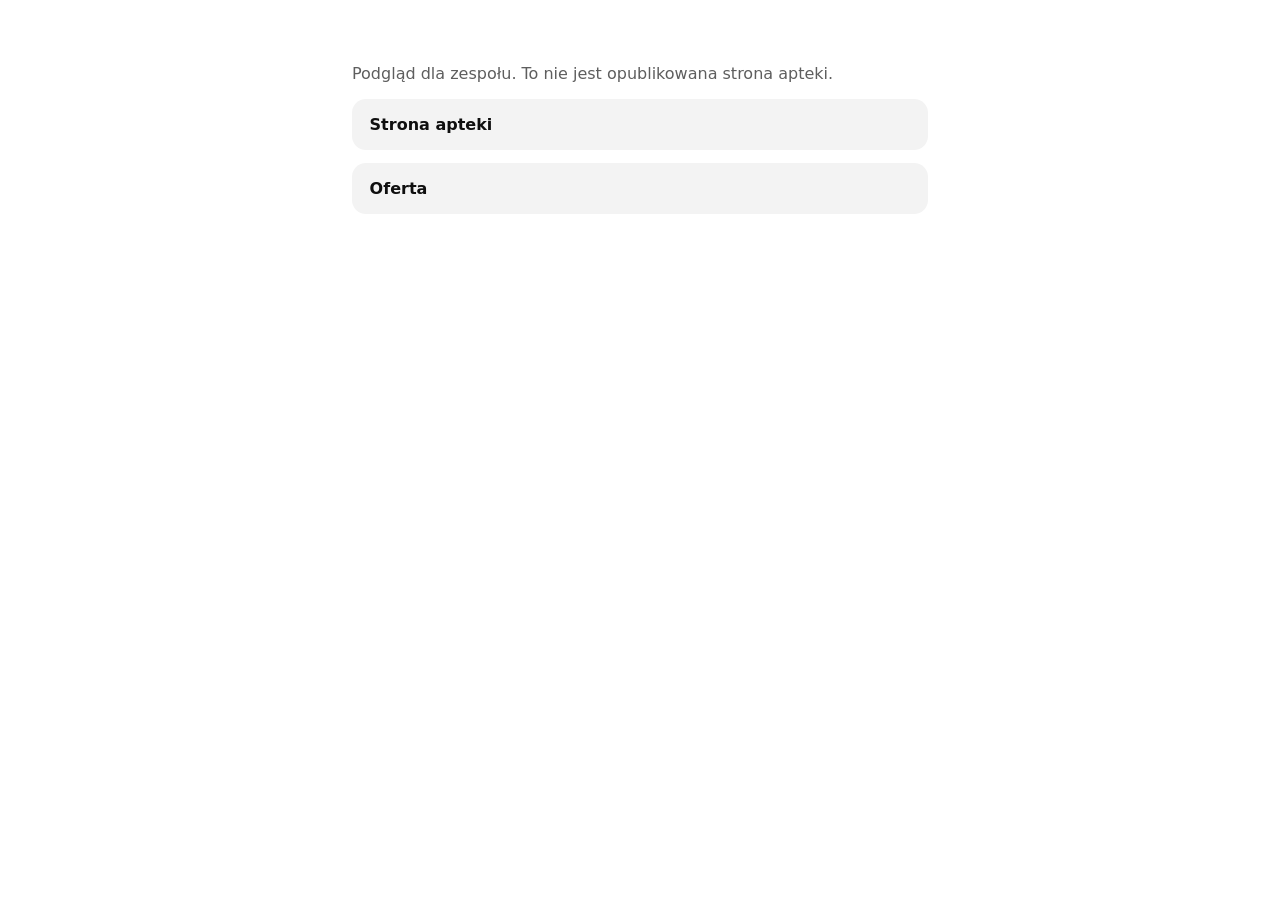
<file: index.html>
<!doctype html>
<html lang="pl">
<head>
<meta charset="utf-8">
<meta name="viewport" content="width=device-width, initial-scale=1">
<meta name="robots" content="noindex, nofollow">
<title>Podgląd dla zespołu</title>
<style>
body{margin:0;font-family:system-ui,sans-serif;background:#fff;color:#0f0f0f}
main{max-width:36rem;margin:0 auto;padding:3rem 1.2rem}
a{display:block;margin:.8rem 0;padding:1rem 1.1rem;border-radius:14px;background:#f3f3f3;color:#0f0f0f;text-decoration:none;font-weight:600}
p{color:#5e5e5e}
</style>
</head>
<body>
<main>
<p>Podgląd dla zespołu. To nie jest opublikowana strona apteki.</p>
<a href="apteka.html">Strona apteki</a>
<a href="oferta.html">Oferta</a>
</main>
</body>
</html>
</file>
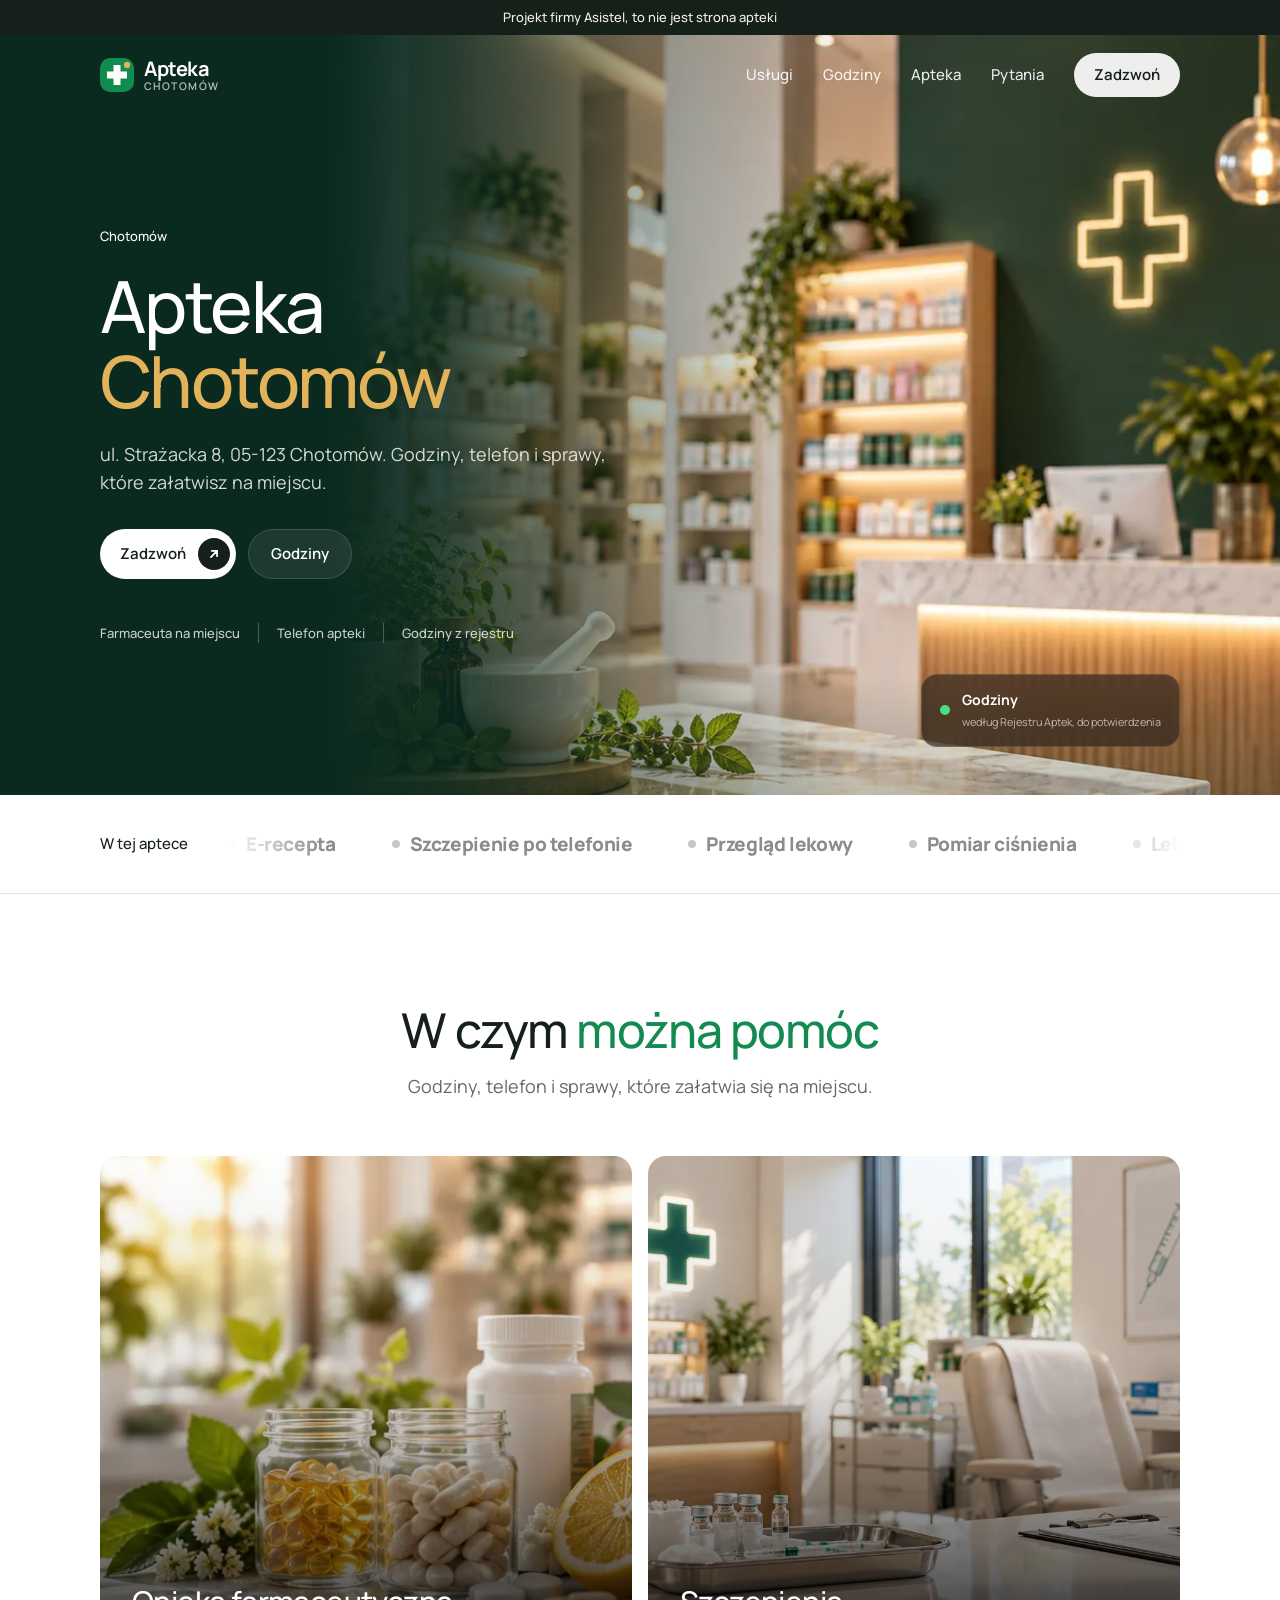
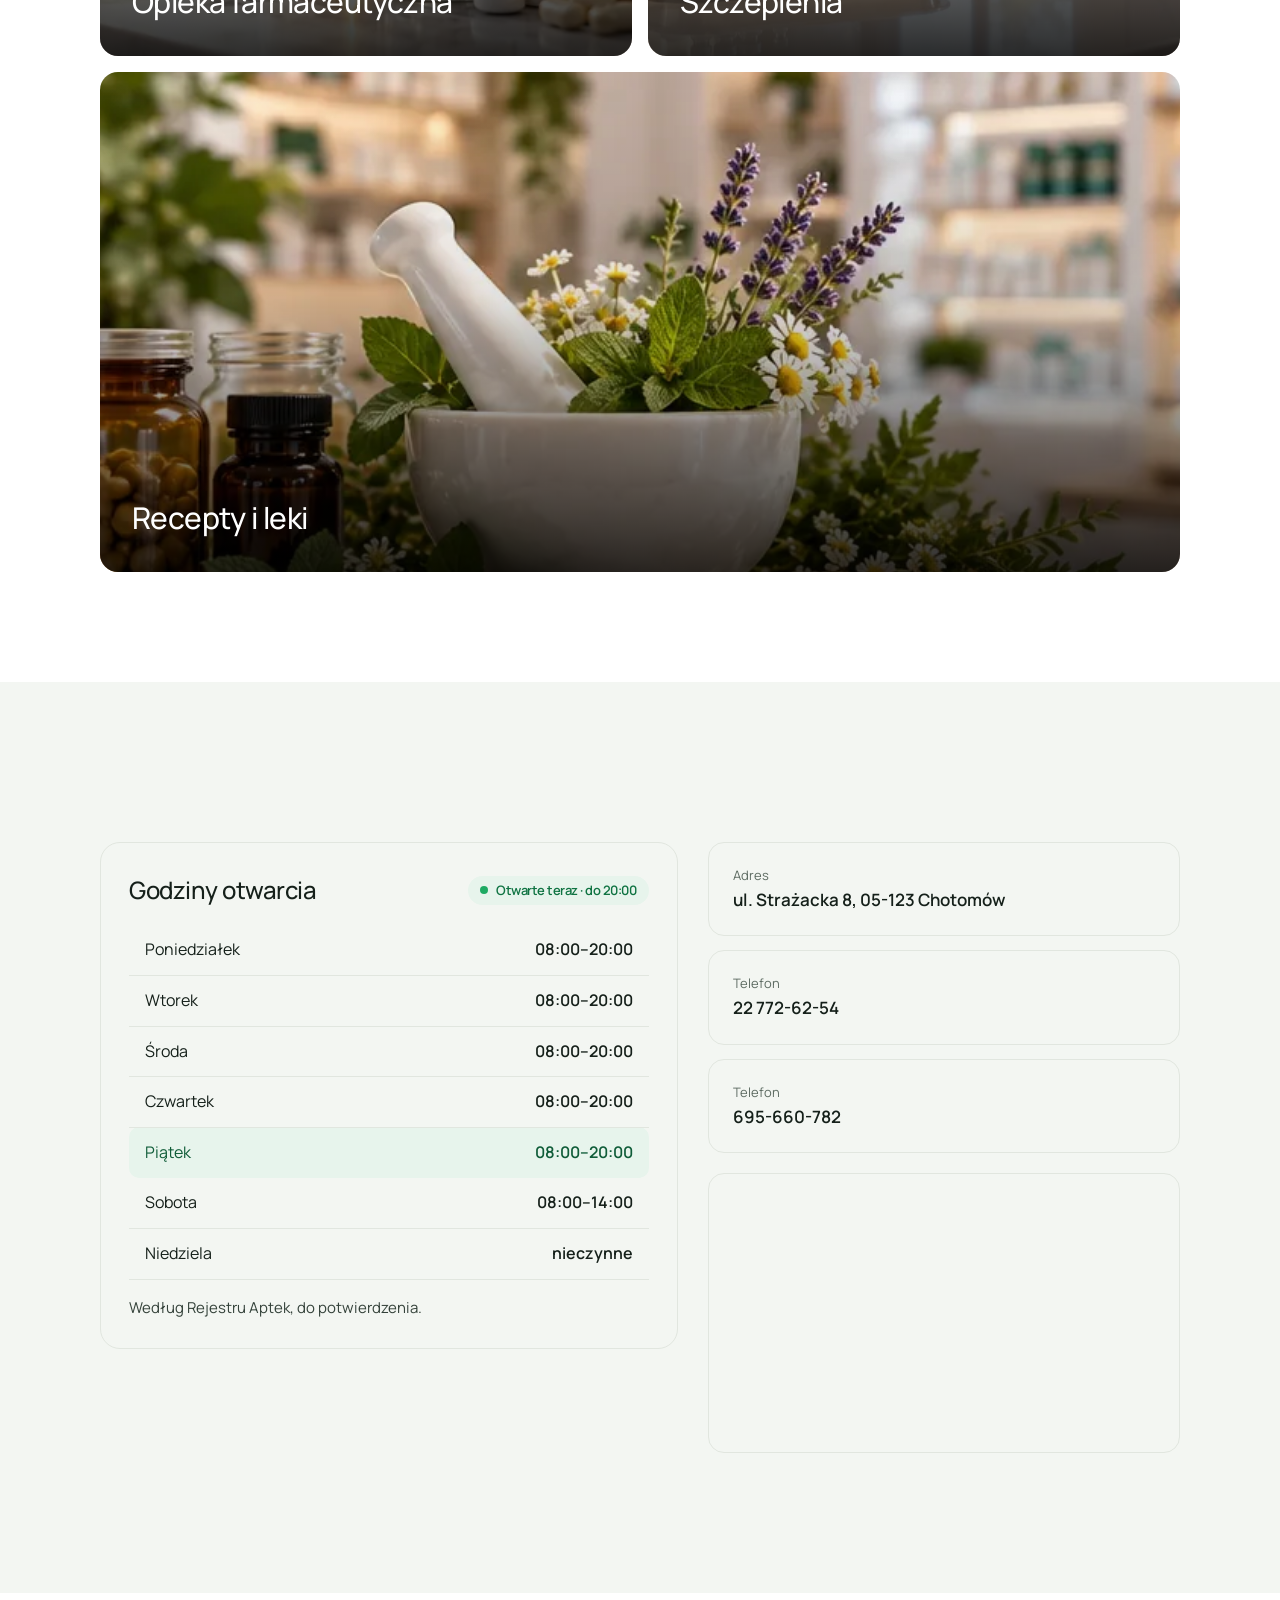
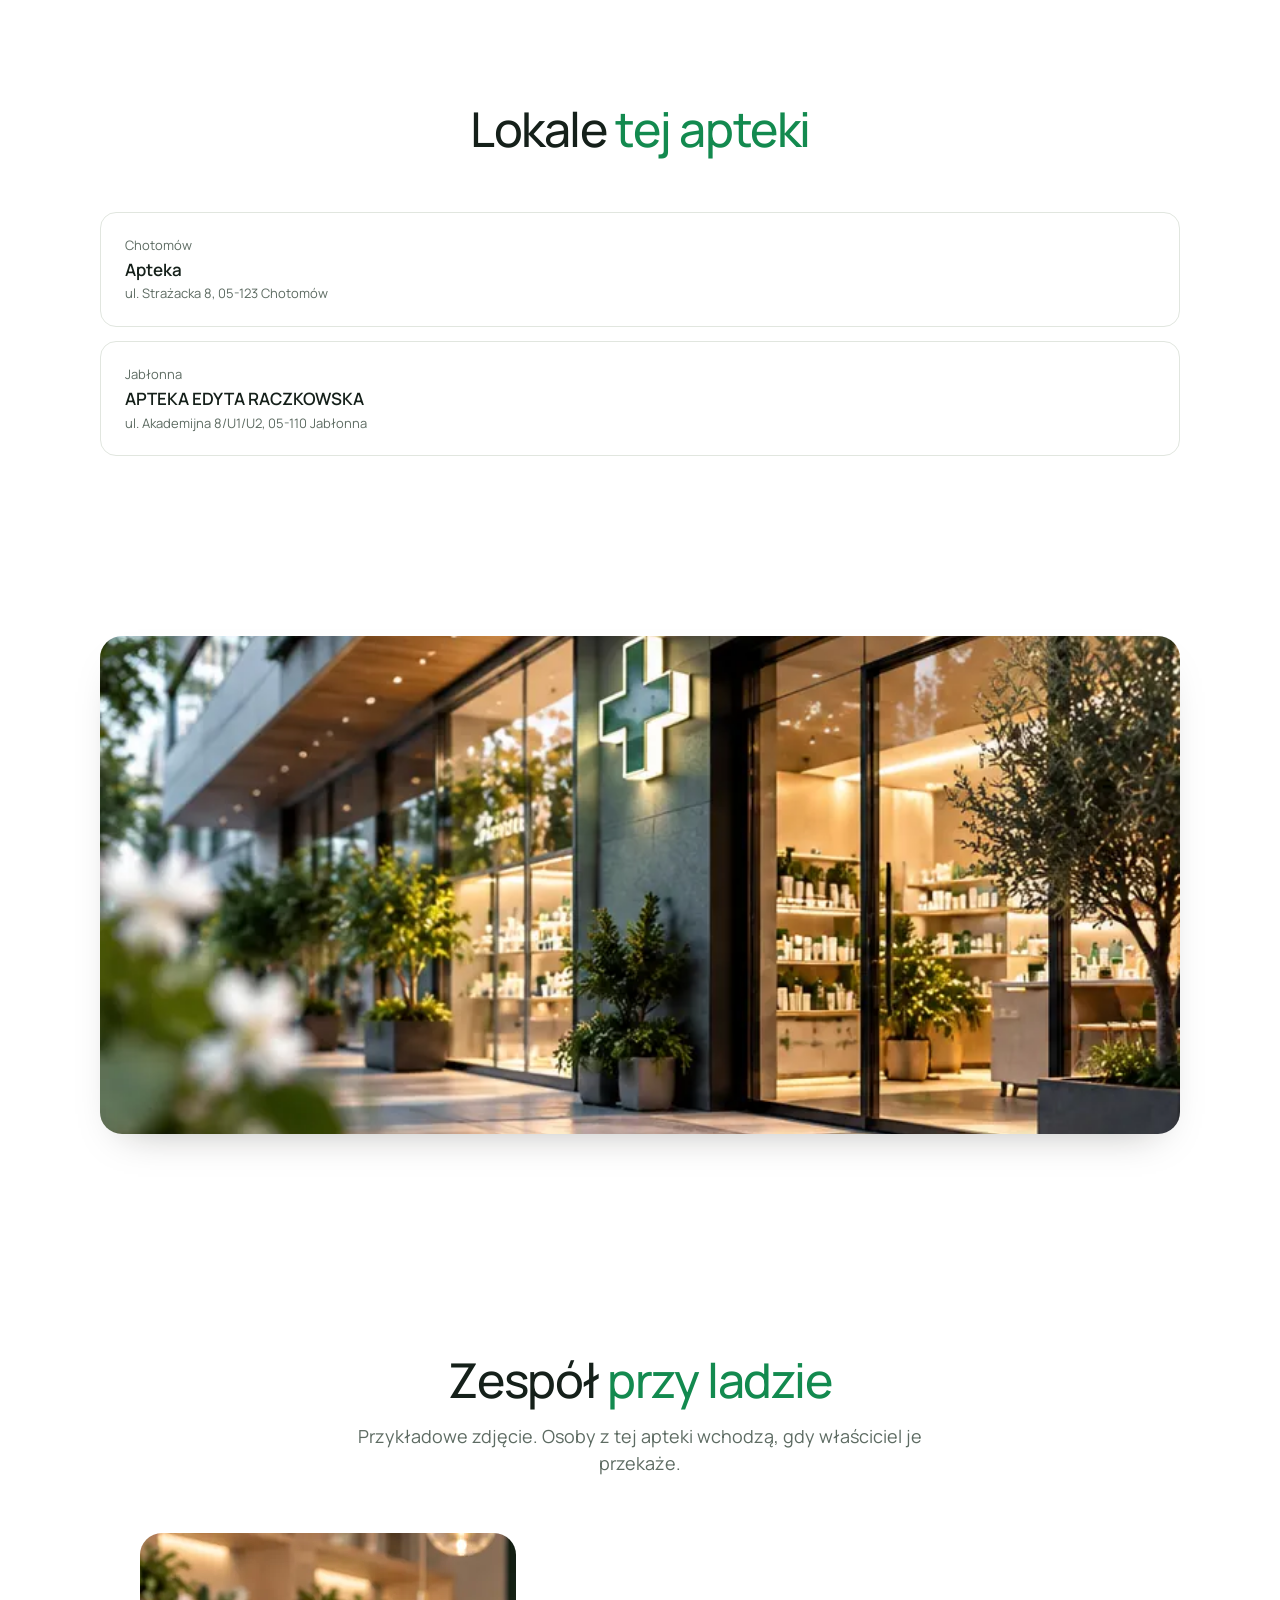
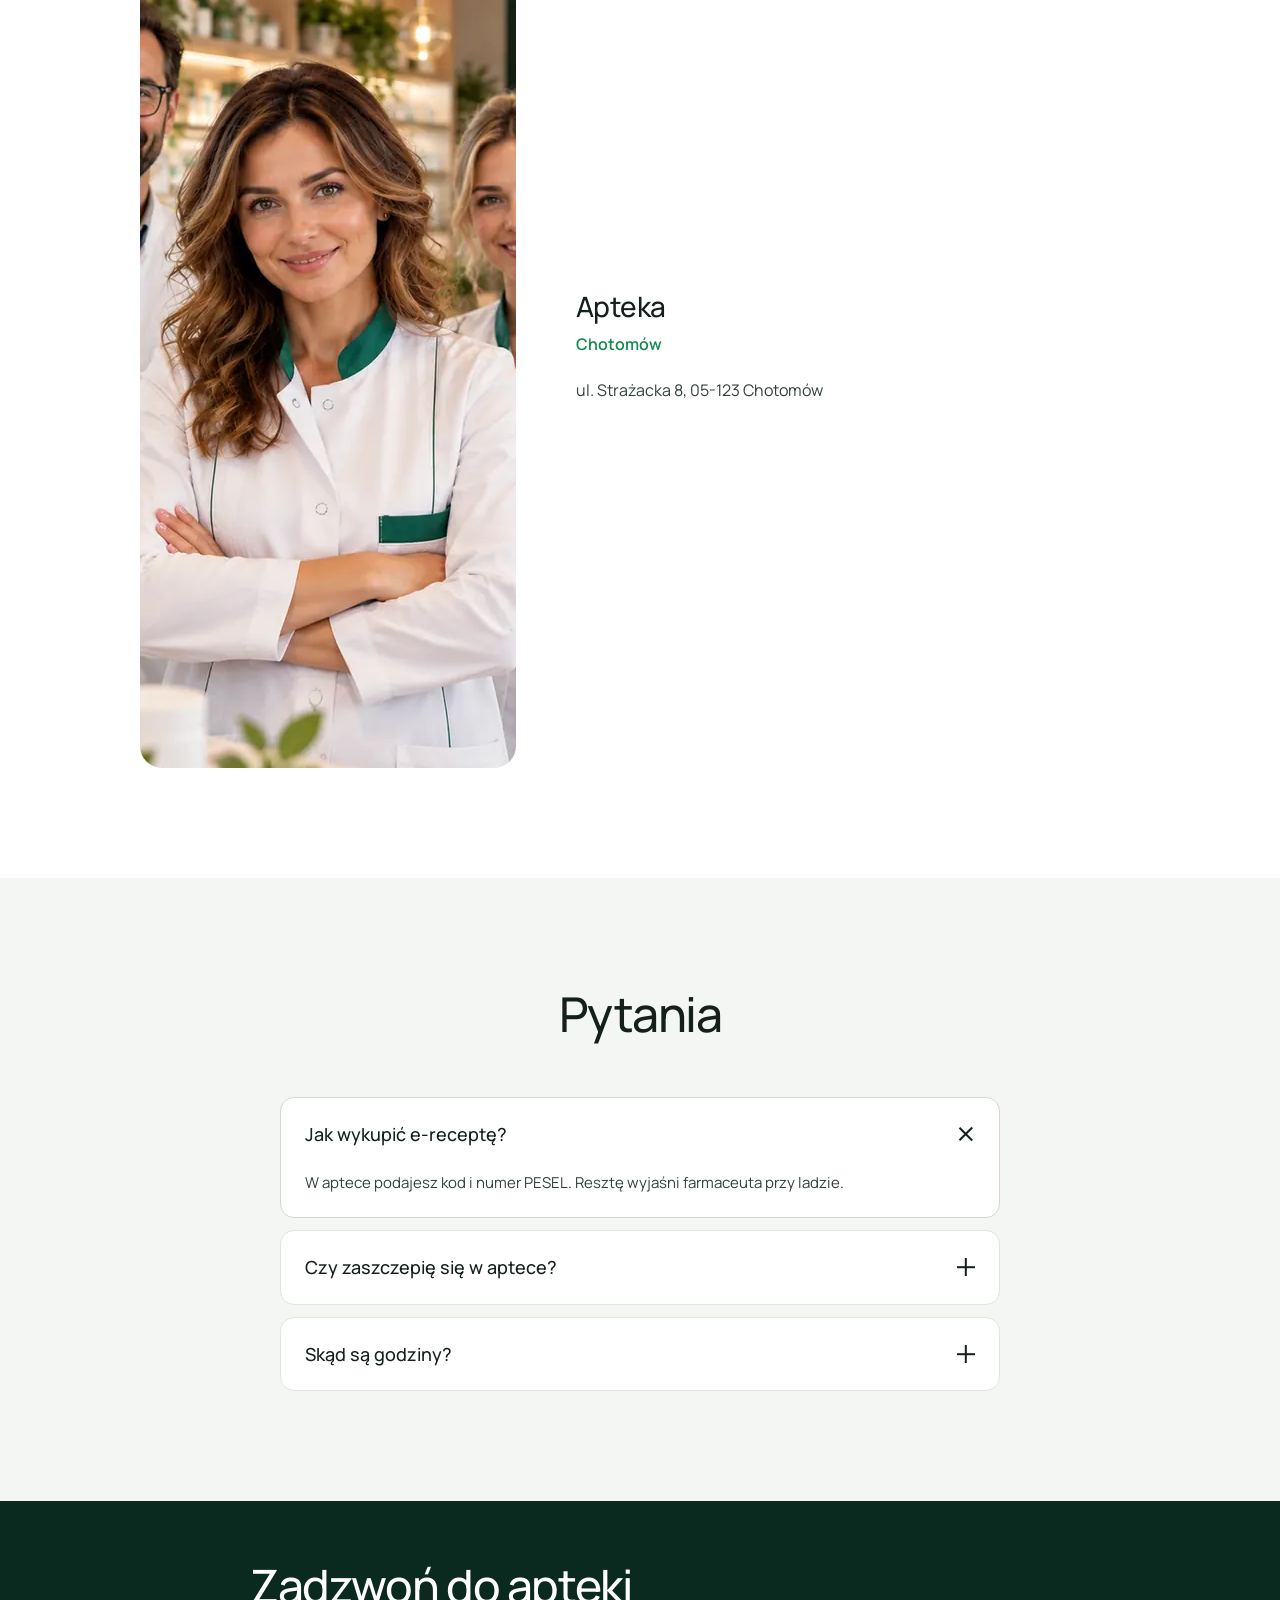
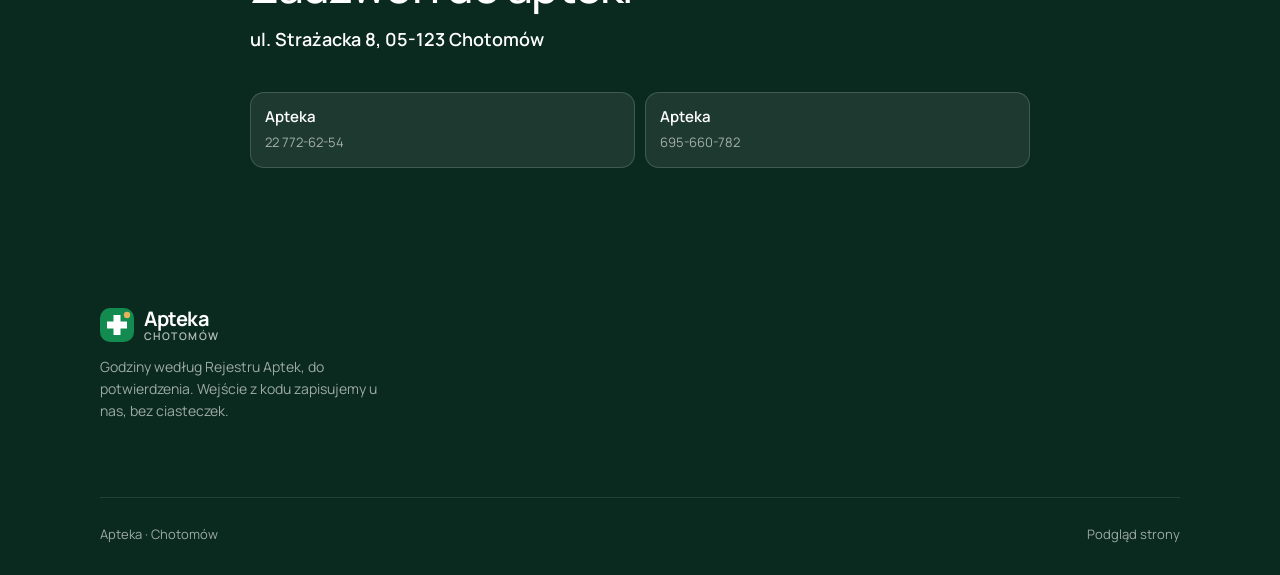
<file: apteka.html>
<!doctype html>
<html lang="pl">
<head>
<meta charset="utf-8">
<meta name="viewport" content="width=device-width, initial-scale=1">
<meta name="robots" content="noindex, nofollow">
<title>Apteka — Chotomów</title>
<meta name="theme-color" content="#15201a">
<link rel="icon" href="data:image/svg+xml,%3Csvg xmlns='http://www.w3.org/2000/svg' viewBox='0 0 34 34'%3E%3Crect width='34' height='34' rx='10' fill='%23138a4f'/%3E%3Cpath d='M13.5 7h7v6.5H27v7h-6.5V27h-7v-6.5H7v-7h6.5z' fill='%23fff'/%3E%3C/svg%3E">
<link rel="preload" href="wz/assets/fonts/manrope-latin.woff2" as="font" type="font/woff2" crossorigin>
<link rel="stylesheet" href="wz/style.css">
<link rel="stylesheet" href="wz/nadpis.css">
<script>document.documentElement.classList.add("js")</script>
</head>
<body><div class="demo-bar">Projekt firmy Asistel, to nie jest strona apteki</div>
<header class="nav">
  <div class="wrap">
    <a class="logo" href="#start" aria-label="Apteka"><svg viewBox="0 0 34 34" aria-hidden="true"><rect width="34" height="34" rx="10" fill="#138a4f"/><path d="M13.5 7h7v6.5H27v7h-6.5V27h-7v-6.5H7v-7h6.5z" fill="#fff"/><circle cx="27" cy="7" r="3.2" fill="#e2b35a"/></svg><span>Apteka<small>Chotomów</small></span></a>
    <button class="burger" aria-label="Menu" aria-expanded="false"><span></span><span></span><span></span></button>
    <nav class="nav-links">
      <a href="#uslugi">Usługi</a>
      <a href="#godziny">Godziny</a>
      <a href="#apteka">Apteka</a>
      <a href="#pytania">Pytania</a>
      <a class="btn btn-pill" href="#kontakt">Zadzwoń</a>
    </nav>
  </div>
</header>
<main>
<section class="hero" id="start">
  <div class="hero-bg" role="img" aria-label="Wnętrze apteki, bez osób"></div>
  <div class="wrap">
    <div class="hero-inner">
      <div class="rating rv d1 in">Chotomów</div>
      <h1 data-split class="in">Apteka<br><em>Chotomów</em></h1>
      <p class="lead rv d3 in">ul. Strażacka 8, 05-123 Chotomów. Godziny, telefon i sprawy, które załatwisz na miejscu.</p>
      <div class="hero-ctas rv d4 in"><a class="btn btn-light" href="tel:+48227726254">Zadzwoń<span class="ico"><svg viewBox="0 0 16 16" fill="none" stroke="currentColor" stroke-width="2" stroke-linecap="round"><path d="M4.5 11.5l7-7M5.5 4.5h6v6"/></svg></span></a><a class="btn btn-ghost" href="#godziny">Godziny</a></div>
      <div class="hero-points rv d5 in"><span>Farmaceuta na miejscu</span><span>Telefon apteki</span><span>Godziny z rejestru</span></div>
    </div>
  </div>
  <div class="ai-chip rv"><span class="pulse"></span><div><b>Godziny</b><small>według Rejestru Aptek, do potwierdzenia</small></div></div>
</section>
<section class="trust" aria-label="Usługi">
  <div class="wrap">
    <div class="trust-label">W tej aptece</div>
    <div class="marquee"><div class="marquee-track"><span><i></i>E-recepta</span><span><i></i>Szczepienie po telefonie</span><span><i></i>Przegląd lekowy</span><span><i></i>Pomiar ciśnienia</span><span><i></i>Leki recepturowe</span><span><i></i>E-recepta</span><span><i></i>Szczepienie po telefonie</span><span><i></i>Przegląd lekowy</span><span><i></i>Pomiar ciśnienia</span><span><i></i>Leki recepturowe</span></div></div>
  </div>
</section>
<section class="sec" id="uslugi">
  <div class="wrap">
    <div class="head stag"><h2>W czym <em>można pomóc</em></h2><p>Godziny, telefon i sprawy, które załatwia się na miejscu.</p></div>
    <div class="services"><article class="svc rv d1"><img src="wz/zdjecia/suplementy.webp" alt="" width="754" height="498" loading="lazy" decoding="async"><div class="svc-body"><div class="svc-top"><h3>Opieka farmaceutyczna</h3></div><div class="svc-more"><div><p>Porozmawiasz z farmaceutą o lekach, które bierzesz. Szczegóły przy ladzie albo przez telefon.</p></div></div></div></article><article class="svc rv d2"><img src="wz/zdjecia/szczepienia.webp" alt="" width="754" height="498" loading="lazy" decoding="async"><div class="svc-body"><div class="svc-top"><h3>Szczepienia</h3></div><div class="svc-more"><div><p>Szczepienie umawiasz telefonicznie w tej aptece.</p></div></div></div></article><article class="svc wide rv d3"><img src="wz/zdjecia/mozdierz.webp" alt="" width="754" height="498" loading="lazy" decoding="async"><div class="svc-body"><div class="svc-top"><h3>Recepty i leki</h3></div><div class="svc-more"><div><p>E-receptę zrealizujesz na miejscu. Brakujący lek można zgłosić telefonicznie, a farmaceuta oddzwoni.</p></div></div></div></article></div>
  </div>
</section>
<section class="sec sec-soft" id="godziny">
  <div class="wrap">
    <div class="ap-grid">
      <div class="ap-col">
        <div class="ap-box rv"><h2>Godziny otwarcia <span class="open-badge" data-hours="08:00-20:00|08:00-20:00|08:00-20:00|08:00-20:00|08:00-20:00|08:00-14:00|"><i></i>Sprawdzam godziny…</span></h2>
        <table class="hours"><tr data-day="0"><td>Poniedziałek</td><td>08:00–20:00</td></tr><tr data-day="1"><td>Wtorek</td><td>08:00–20:00</td></tr><tr data-day="2"><td>Środa</td><td>08:00–20:00</td></tr><tr data-day="3"><td>Czwartek</td><td>08:00–20:00</td></tr><tr data-day="4"><td>Piątek</td><td>08:00–20:00</td></tr><tr data-day="5"><td>Sobota</td><td>08:00–14:00</td></tr><tr data-day="6"><td>Niedziela</td><td>nieczynne</td></tr></table>
        <p style="margin-top:16px">Według Rejestru Aptek, do potwierdzenia.</p></div>
      </div>
      <div class="ap-col" id="apteka">
        <div class="info-cards">
          <div class="info-card rv"><div><span>Adres</span><b>ul. Strażacka 8, 05-123 Chotomów</b></div></div>
          <div class="info-card rv"><div><span>Telefon</span><a href="tel:+48227726254">22 772-62-54</a></div></div><div class="info-card rv"><div><span>Telefon</span><a href="tel:+48695660782">695-660-782</a></div></div>
        </div>
        <div class="map rv"><iframe title="Mapa dojazdu" loading="lazy" src="https://www.openstreetmap.org/export/embed.html?bbox=20.87626%2C52.40414%2C20.89226%2C52.42014&amp;layer=mapnik&amp;marker=52.41214%2C20.88426"></iframe></div>
      </div>
    </div>
  </div>
</section>
<section class="sec" id="lokale"><div class="wrap"><div class="head stag"><h2>Lokale <em>tej apteki</em></h2></div><div class="info-cards"><div class="info-card rv"><div><span>Chotomów</span><b>Apteka</b><span>ul. Strażacka 8, 05-123 Chotomów</span></div></div><div class="info-card rv"><div><span>Jabłonna</span><b>APTEKA EDYTA RACZKOWSKA</b><span>ul. Akademijna 8/U1/U2, 05-110 Jabłonna</span></div></div></div></div></section>
<section class="sec" id="wnetrze">
  <div class="wrap">
    <div class="cs-cover rv"><img src="wz/zdjecia/witryna.webp" alt="Wejście do apteki, bez osób" width="754" height="498" loading="lazy" decoding="async"></div>
  </div>
</section>
<section class="sec" id="zespol">
  <div class="wrap">
    <div class="head stag"><h2>Zespół <em>przy ladzie</em></h2><p>Przykładowe zdjęcie. Osoby z tej apteki wchodzą, gdy właściciel je przekaże.</p></div>
    <div class="about">
      <img class="rv" src="wz/zdjecia/zespol.webp" alt="Przykładowy zespół. To nie są pracownicy tej apteki." width="1400" height="835" loading="lazy" decoding="async">
      <div class="rv d2">
        <h3>Apteka</h3>
        <div class="role">Chotomów</div>
        <p>ul. Strażacka 8, 05-123 Chotomów</p>
      </div>
    </div>
  </div>
</section>
<section class="sec sec-soft" id="pytania">
  <div class="wrap">
    <div class="head stag"><h2>Pytania</h2></div>
    <div class="faq rv">
      <details open><summary>Jak wykupić e-receptę?<i></i></summary><div class="ans">W aptece podajesz kod i numer PESEL. Resztę wyjaśni farmaceuta przy ladzie.</div></details>
      <details><summary>Czy zaszczepię się w aptece?<i></i></summary><div class="ans">Szczepienie umawiasz telefonicznie w tej aptece.</div></details>
      <details><summary>Skąd są godziny?<i></i></summary><div class="ans">Z Rejestru Aptek. Przed otwarciem strony dla pacjentów właściciel je potwierdza.</div></details>
    </div>
  </div>
</section>
<section class="contact" id="kontakt">
  <div class="wrap">
    <div class="contact-info rv">
      <div><h2>Zadzwoń do apteki</h2><p>ul. Strażacka 8, 05-123 Chotomów</p></div>
      <div class="phones"><a class="phone-card" href="tel:+48227726254"><div><b>Apteka</b><span>22 772-62-54</span></div></a><a class="phone-card" href="tel:+48695660782"><div><b>Apteka</b><span>695-660-782</span></div></a></div>
    </div>
  </div>
</section>
</main>
<footer class="footer">
  <div class="wrap">
    <div class="footer-top">
      <div class="footer-brand">
        <a class="logo" href="#start"><svg viewBox="0 0 34 34" aria-hidden="true"><rect width="34" height="34" rx="10" fill="#138a4f"/><path d="M13.5 7h7v6.5H27v7h-6.5V27h-7v-6.5H7v-7h6.5z" fill="#fff"/><circle cx="27" cy="7" r="3.2" fill="#e2b35a"/></svg><span>Apteka<small>Chotomów</small></span></a>
        <p>Godziny według Rejestru Aptek, do potwierdzenia. Wejście z kodu zapisujemy u nas, bez ciasteczek.</p>
      </div>
    </div>
    <div class="footer-bottom"><span>Apteka · Chotomów</span><span>Podgląd strony</span></div>
  </div>
</footer>
<script src="wz/main.js" defer></script>
</body></html>
</file>
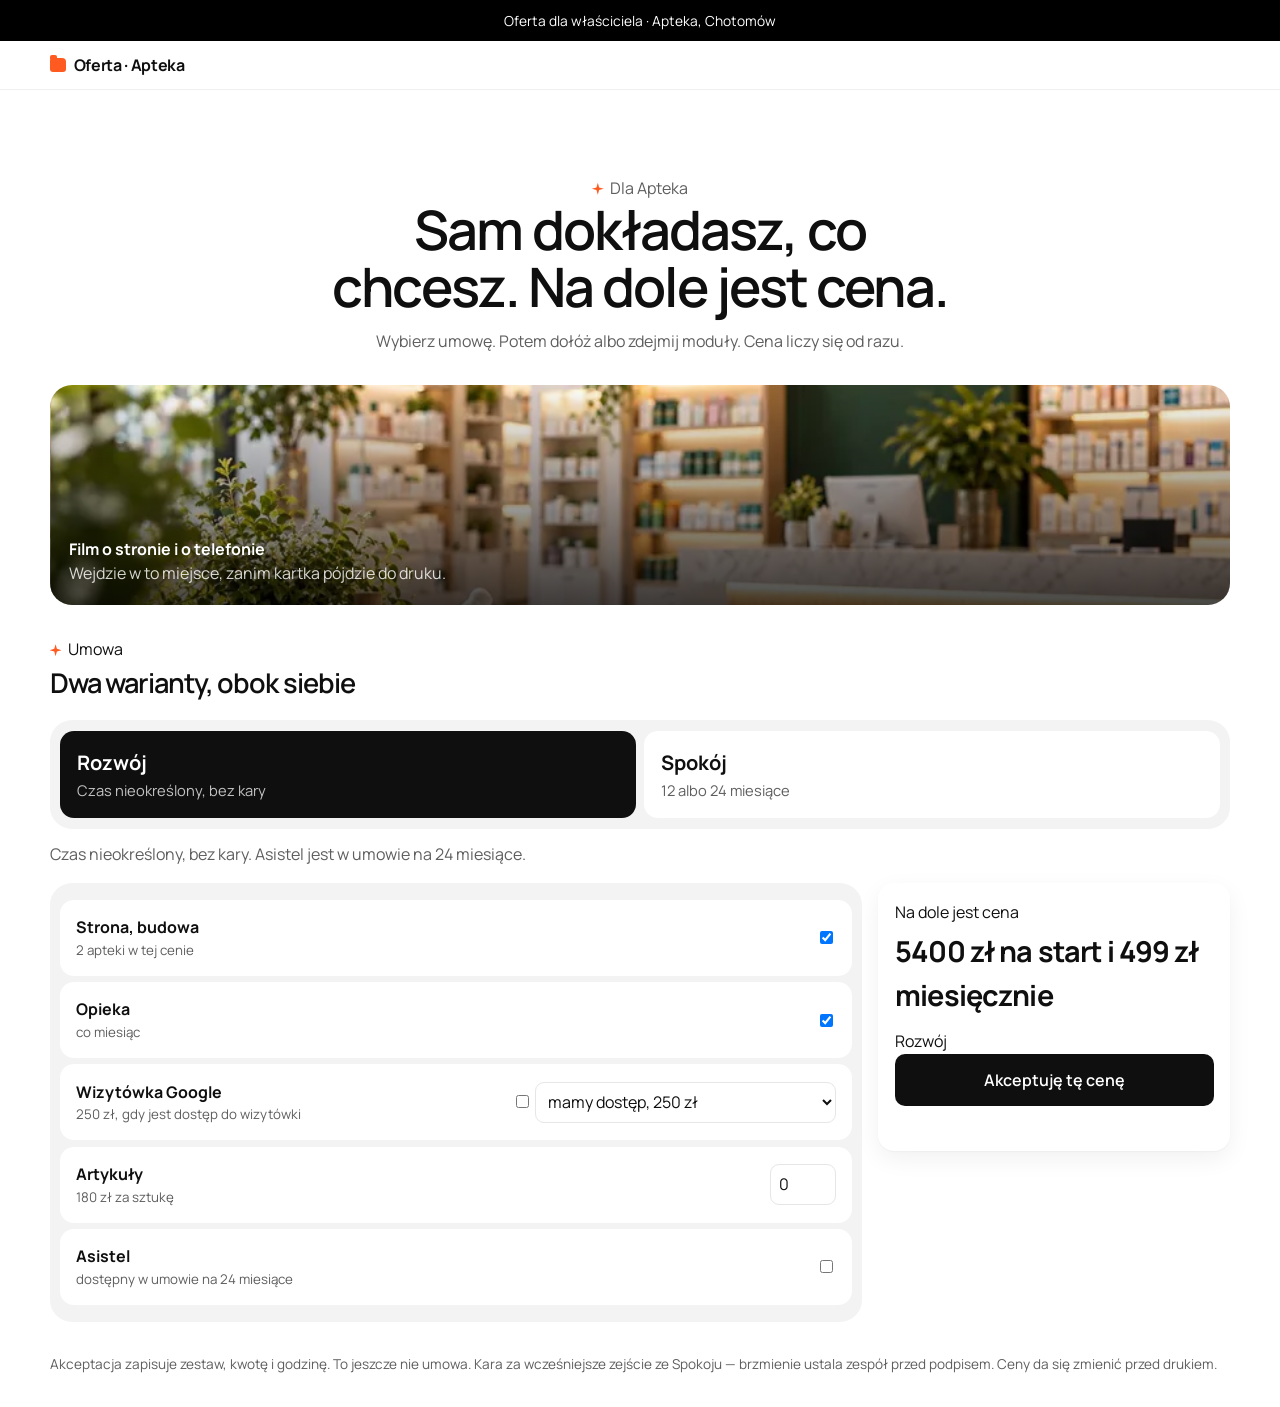
<file: oferta.html>
<!doctype html>
<html lang="pl"><head>
<meta charset="utf-8">
<meta name="viewport" content="width=device-width,initial-scale=1">
<meta name="robots" content="noindex,nofollow">
<title>Oferta — Apteka</title>
<style>
@font-face{font-family:"Manrope";font-style:normal;font-weight:300 800;font-display:swap;src:url(wz/assets/fonts/manrope-latin-ext.woff2) format("woff2");unicode-range:U+0100-02BA,U+02BD-02C5,U+02C7-02CC,U+02CE-02D7,U+02DD-02FF,U+0304,U+0308,U+0329,U+1D00-1DBF,U+1E00-1E9F,U+1EF2-1EFF,U+2020,U+20A0-20AB,U+20AD-20C0,U+2113,U+2C60-2C7F,U+A720-A7FF}
@font-face{font-family:"Manrope";font-style:normal;font-weight:300 800;font-display:swap;src:url(wz/assets/fonts/manrope-latin.woff2) format("woff2");unicode-range:U+0000-00FF,U+0131,U+0152-0153,U+02BB-02BC,U+02C6,U+02DA,U+02DC,U+0304,U+0308,U+0329,U+2000-206F,U+20AC,U+2122,U+2191,U+2193,U+2212,U+2215,U+FEFF,U+FFFD}
:root{color-scheme:light;--bg:#fff;--rama:#F3F3F3;--ink:#0F0F0F;--soft:#5E5E5E;--faint:#8C8C8C;--line:#E6E6E6;--accent:#FF5A1F;--cien:0 1px 2px rgba(0,0,0,.04),0 8px 24px rgba(0,0,0,.06);--font:"Manrope",system-ui,sans-serif}
*{box-sizing:border-box}[hidden]{display:none!important}
html{overflow-x:clip}body{margin:0;background:#fff;color:var(--ink);font-family:var(--font);font-size:16px;line-height:1.55}
h1,h2{margin:0;font-weight:600;letter-spacing:-.035em;text-wrap:balance}h1{font-size:clamp(1.8rem,7vw,3.4rem);line-height:1.05}h2{font-size:clamp(1.35rem,4vw,1.7rem)}
p{margin:0}button,input,select{font:inherit;color:inherit}img{max-width:100%;height:auto}
.iskra{display:inline-block;width:.75rem;height:.75rem;background:var(--accent);clip-path:polygon(50% 0,61% 39%,100% 50%,61% 61%,50% 100%,39% 61%,0 50%,39% 39%);margin-right:.4rem;vertical-align:-.05em}
.ogloszenie{background:#000;color:#fff;text-align:center;font-size:.86rem;padding:.6rem 16px}
.nav{position:sticky;top:0;z-index:8;background:rgba(255,255,255,.9);border-bottom:1px solid #EFEFEF;backdrop-filter:blur(14px)}
.nav-in{max-width:76rem;margin:0 auto;padding:.75rem 1.1rem;display:flex;align-items:center;gap:.6rem}
.logo{display:inline-flex;align-items:center;gap:.45rem;font-weight:600;letter-spacing:-.02em;min-width:0}
.logo-znak{width:1.05rem;height:.85rem;background:var(--accent);border-radius:2px 4px 3px 3px;position:relative;flex:none}
.logo-znak::before{content:"";position:absolute;left:0;top:-3px;width:45%;height:4px;background:var(--accent);border-radius:2px 2px 0 0}
.logo b{overflow:hidden;text-overflow:ellipsis;white-space:nowrap}
.hero{max-width:46rem;margin:0 auto;padding:clamp(2.2rem,7vw,4.5rem) 1.1rem 1rem;text-align:center}
.hero p{color:var(--soft);margin-top:.85rem}
.film{max-width:76rem;margin:1rem auto 0;padding:0 1.1rem}
.film-kadr{min-height:220px;border-radius:22px;background:#111 center/cover;display:flex;align-items:flex-end;color:#fff;position:relative;overflow:hidden}
.film-kadr::after{content:"";position:absolute;inset:0;background:linear-gradient(transparent,rgba(0,0,0,.72))}
.film-kadr div{position:relative;z-index:1;padding:1.2rem 1.2rem}
.film-kadr b,.film-kadr span{display:block}
.film-kadr span{color:rgba(255,255,255,.82)}
.sekcja{max-width:76rem;margin:0 auto;padding:2rem 1.1rem 1rem}
.rama{background:var(--rama);border-radius:22px;padding:.65rem}
.umowy{display:grid;grid-template-columns:1fr 1fr;gap:.55rem}
.umowa{text-align:left;border:0;background:#fff;border-radius:14px;padding:1rem 1.05rem;cursor:pointer;min-height:5.2rem}
.umowa b{display:block;font-size:1.25rem}
.umowa span{color:var(--soft);font-size:.92rem}
.umowa.on{background:var(--ink);color:#fff}
.umowa.on span{color:rgba(255,255,255,.75)}
.opis{margin:.85rem 0 0;color:var(--soft)}
.uklad{display:grid;grid-template-columns:minmax(0,1fr) minmax(16rem,22rem);gap:1rem;align-items:start;margin-top:1rem}
.modul{display:flex;justify-content:space-between;align-items:center;gap:.8rem;background:#fff;border-radius:14px;padding:.95rem 1rem;margin:.4rem 0}
.modul small{display:block;color:var(--soft);font-weight:400}
.modul select,.modul input[type=number]{font-size:16px;max-width:100%;border:1px solid var(--line);border-radius:9px;padding:.45rem .5rem;background:#fff}
.koszyk{position:sticky;top:4.6rem;background:#fff;border-radius:16px;padding:1.05rem;box-shadow:var(--cien)}
.suma b{display:block;font-size:clamp(1.35rem,4vw,1.8rem);letter-spacing:-.03em;margin:.25rem 0 .7rem}
.btn{width:100%;border:0;border-radius:10px;background:var(--ink);color:#fff;padding:.85rem 1rem;cursor:pointer;font-weight:600;min-height:48px}
.mies{display:flex;gap:.4rem;margin:.35rem .2rem .2rem}
.mies button{border:1px solid var(--line);background:#fff;border-radius:9px;padding:.5rem .7rem;cursor:pointer;min-height:44px}
.mies button.on{background:var(--ink);color:#fff;border-color:var(--ink)}
#po{min-height:1.2rem;margin-top:.55rem;color:var(--soft)}
.stopka{max-width:76rem;margin:0 auto;padding:1rem 1.1rem 2rem;color:var(--soft);font-size:.85rem}
.mini{display:none}
@media(max-width:800px){
  .uklad{grid-template-columns:1fr}
  .umowa{padding:.8rem .7rem;min-height:4.8rem}
  .umowa b{font-size:1.05rem}
  .umowa span{font-size:.78rem}
  .koszyk{position:static}
  .modul{align-items:flex-start;flex-wrap:wrap}
  body{padding-bottom:calc(4.6rem + env(safe-area-inset-bottom,0px))}
  .mini{display:flex;position:fixed;left:0;right:0;bottom:0;z-index:20;gap:.6rem;align-items:center;padding:.55rem .8rem calc(.55rem + env(safe-area-inset-bottom,0px));background:rgba(255,255,255,.94);border-top:1px solid var(--line);backdrop-filter:blur(12px)}
  .mini a{flex:1;min-width:0;text-decoration:none;color:inherit}
  .mini b{display:block;font-size:1rem;letter-spacing:-.02em}
  .mini small{color:var(--soft)}
  .mini .btn{width:auto;padding:.7rem .9rem}
  .hero{padding:1.15rem 1.1rem .35rem}
  .film{margin-top:.55rem}
  .film-kadr{min-height:132px}
  .sekcja{padding-top:1.1rem}
}
</style>
</head><body>
<div class="ogloszenie">Oferta dla właściciela · Apteka, Chotomów</div>
<header class="nav"><div class="nav-in"><span class="logo"><span class="logo-znak" aria-hidden="true"></span><b>Oferta · Apteka</b></span></div></header>
<main>
<section class="hero">
  <p class="eyebrow"><span class="iskra" aria-hidden="true"></span>Dla Apteka</p>
  <h1>Sam dokładasz, co chcesz. Na dole jest cena.</h1>
  <p>Wybierz umowę. Potem dołóż albo zdejmij moduły. Cena liczy się od razu.</p>
</section>
<div class="film"><div class="film-kadr" style="background-image:url(wz/zdjecia/wnetrze-m.webp)"><div><b>Film o stronie i o telefonie</b><span>Wejdzie w to miejsce, zanim kartka pójdzie do druku.</span></div></div></div>
<section class="sekcja" id="umowa">
  <p class="eyebrow"><span class="iskra" aria-hidden="true"></span>Umowa</p>
  <h2>Dwa warianty, obok siebie</h2>
  <div class="rama" style="margin-top:1rem">
  <div class="umowy">
    <button type="button" class="umowa on" id="rozwoj"><b>Rozwój</b><span>Czas nieokreślony, bez kary</span></button>
    <button type="button" class="umowa" id="spokoj"><b>Spokój</b><span>12 albo 24 miesiące</span></button>
  </div>
  </div>
  <p class="opis" id="opis">Czas nieokreślony, bez kary. Asistel jest w umowie na 24 miesiące.</p>
  <div class="uklad">
    <div class="rama">
      <label class="modul"><span><b>Strona, budowa</b><small>2 apteki w tej cenie</small></span><input type="checkbox" id="budowa" checked></label>
      <label class="modul"><span><b>Opieka</b><small>co miesiąc</small></span><input type="checkbox" id="opieka" checked></label>
      <label class="modul"><span><b>Wizytówka Google</b><small id="wiz-opis">250 zł, gdy jest dostęp do wizytówki</small></span><span><input type="checkbox" id="wizytowka"> <select id="wiz-tryb"><option value="250">mamy dostęp, 250 zł</option><option value="350">zakładacie albo przejmujecie, 350 zł</option></select></span></label>
      <label class="modul"><span><b>Artykuły</b><small>180 zł za sztukę</small></span><input id="artykuly" type="number" min="0" max="12" value="0"></label>
      <label class="modul"><span><b>Asistel</b><small id="asistel-opis">dostępny w umowie na 24 miesiące</small></span><input type="checkbox" id="asistel"></label>
      <div class="mies" id="miesiace" hidden>
        <button type="button" id="m12">12 miesięcy</button>
        <button type="button" class="on" id="m24">24 miesiące</button>
      </div>
    </div>
    <aside class="koszyk" id="koszyk">
      <span>Na dole jest cena</span>
      <div class="suma"><b id="suma">0 zł</b><span id="suma-opis"></span></div>
      <button class="btn" type="button" id="akceptuj">Akceptuję tę cenę</button>
      <p id="po"></p>
    </aside>
  </div>
</section>
</main>
<p class="stopka">Akceptacja zapisuje zestaw, kwotę i godzinę. To jeszcze nie umowa. Kara za wcześniejsze zejście ze Spokoju — brzmienie ustala zespół przed podpisem. Ceny da się zmienić przed drukiem.</p>
<div class="mini"><a href="#koszyk"><b id="suma-mini">0 zł</b><small id="suma-opis-mini"></small></a><button class="btn" type="button" id="akceptuj-mini">Akceptuję</button></div>
<script>
const D = {"kod": "2UBS24", "budowa": 5400, "opieka": 499, "wizytowka": 250, "wizytowkaNowa": 350, "artykul": 180, "asistel": 349, "start": 499};
const z = new URLSearchParams(location.search).get('z') || '';
let umowa = 'rozwoj';
let miesiace = 24;
const q = (id) => document.getElementById(id);
function zaznacz(typ, detal) {
  fetch('/zdarzenie', {method:'POST', headers:{'Content-Type':'application/json'}, body: JSON.stringify({kod:D.kod, z, typ, detal})});
}
function policz() {
  let raz = 0, mies = 0, sklad = [];
  if (q('budowa').checked) { raz += D.budowa; sklad.push('budowa'); }
  if (q('opieka').checked) { mies += D.opieka; sklad.push('opieka'); }
  if (q('wizytowka').checked) {
    const w = Number(q('wiz-tryb').value);
    raz += w; sklad.push('wizytowka'+w);
  }
  const n = Number(q('artykuly').value || 0);
  raz += n * D.artykul; if (n) sklad.push('artykuly'+n);
  const as = q('asistel');
  if (umowa === 'spokoj') as.checked = true;
  if (as.checked && umowa === 'spokoj') { raz += D.start; mies += D.asistel; sklad.push('asistel'); }
  const tekst = raz.toLocaleString('pl-PL') + ' zł na start i ' + mies.toLocaleString('pl-PL') + ' zł miesięcznie';
  const opis = umowa === 'rozwoj' ? 'Rozwój' : ('Spokój, ' + miesiace + ' miesięcy');
  q('suma').textContent = tekst;
  q('suma-opis').textContent = opis;
  q('suma-mini').textContent = tekst;
  q('suma-opis-mini').textContent = opis;
  return [umowa, miesiace, raz, mies, sklad.join('+')].join('|');
}
q('rozwoj').onclick = () => {
  umowa = 'rozwoj';
  q('rozwoj').classList.add('on'); q('spokoj').classList.remove('on');
  q('opis').textContent = 'Czas nieokreślony, bez kary. Asistel jest w umowie na 24 miesiące.';
  q('asistel').checked = false;
  q('asistel-opis').textContent = 'dostępny w umowie na 24 miesiące';
  q('miesiace').hidden = true;
  policz();
};
q('spokoj').onclick = () => {
  umowa = 'spokoj';
  q('spokoj').classList.add('on'); q('rozwoj').classList.remove('on');
  q('opis').textContent = '12 albo 24 miesiące. Karę za wcześniejsze zejście dopisze zespół przed umową.';
  q('asistel').checked = true;
  q('asistel-opis').textContent = D.asistel + ' zł miesięcznie i ' + D.start + ' zł na start. Minimum 24 miesiące.';
  q('miesiace').hidden = false;
  policz();
};
q('m12').onclick = () => { miesiace = 12; q('m12').classList.add('on'); q('m24').classList.remove('on'); policz(); };
q('m24').onclick = () => { miesiace = 24; q('m24').classList.add('on'); q('m12').classList.remove('on'); policz(); };
document.querySelectorAll('input,select').forEach(el => el.addEventListener('change', policz));
function akceptuj() {
  const detal = policz();
  zaznacz('akceptacja', detal);
  q('po').textContent = 'Zapisane: ' + q('suma').textContent + '. Oddzwonimy, jeśli numer jest na kartce.';
}
q('akceptuj').onclick = akceptuj;
q('akceptuj-mini').onclick = akceptuj;
policz();
</script>
</body></html>
</file>
<file: wz/style.css>
@font-face{font-family:"Manrope";font-style:normal;font-weight:300 800;font-display:swap;src:url(assets/fonts/manrope-latin-ext.woff2) format("woff2");unicode-range:U+0100-02BA,U+02BD-02C5,U+02C7-02CC,U+02CE-02D7,U+02DD-02FF,U+0304,U+0308,U+0329,U+1D00-1DBF,U+1E00-1E9F,U+1EF2-1EFF,U+2020,U+20A0-20AB,U+20AD-20C0,U+2113,U+2C60-2C7F,U+A720-A7FF}
@font-face{font-family:"Manrope";font-style:normal;font-weight:300 800;font-display:swap;src:url(assets/fonts/manrope-latin.woff2) format("woff2");unicode-range:U+0000-00FF,U+0131,U+0152-0153,U+02BB-02BC,U+02C6,U+02DA,U+02DC,U+0304,U+0308,U+0329,U+2000-206F,U+20AC,U+2122,U+2191,U+2193,U+2212,U+2215,U+FEFF,U+FFFD}

:root{
  --bg:#ffffff;
  --soft:#f3f6f2;
  --cream:#faf7f0;
  --line:#e1e6df;
  --ink:#15201a;
  --ink-2:#34423a;
  --muted:#5d6b62;
  --dark:#0b2a1f;
  --dark-2:#113a2b;
  --on-dark:#f7f7f7;
  --on-dark-muted:rgba(247,247,247,.62);
  --accent:#138a4f;
  --accent-2:#e2b35a;
  --accent-soft:#e7f4ec;
  --data:#7fb89a;
  --radius:18px;
  --radius-sm:12px;
  --wrap:1120px;
  --shadow:0 18px 40px -24px rgba(20,18,12,.35);
}

*{box-sizing:border-box;margin:0;padding:0}
html{scroll-behavior:smooth;-webkit-text-size-adjust:100%}
body{font-family:"Manrope",system-ui,-apple-system,"Segoe UI",sans-serif;background:var(--bg);color:var(--ink);font-size:16px;line-height:1.6;overflow-x:hidden}
img{display:block;max-width:100%}
a{color:inherit;text-decoration:none}
button,input,select,textarea{font:inherit;color:inherit}
.wrap{width:100%;max-width:var(--wrap);margin:0 auto;padding:0 20px}
.sr{position:absolute;width:1px;height:1px;overflow:hidden;clip:rect(0 0 0 0)}

/* pasek wersji pokazowej */
.demo-bar{background:#e2b35a;color:#15201a;font-size:13px;font-weight:600;text-align:center;padding:7px 16px;position:relative;z-index:60}

/* nawigacja */
.nav{position:absolute;left:0;right:0;z-index:50;padding:18px 0}
.nav{transition:background .3s,padding .3s}
.nav.scrolled{position:fixed;top:0;padding:12px 0;background:rgba(11,42,31,.92);backdrop-filter:blur(12px);box-shadow:0 10px 30px -20px rgba(0,0,0,.6)}
.nav .wrap{display:flex;align-items:center;justify-content:space-between;gap:24px}
.logo{display:flex;align-items:center;gap:10px;font-weight:700;font-size:20px;letter-spacing:-.02em;color:#fff}
.logo svg{width:34px;height:34px;flex:none}
.logo span{line-height:1.05}
.logo small{display:block;font-size:10.5px;font-weight:600;letter-spacing:.14em;text-transform:uppercase;opacity:.7;margin-top:2px}
.nav-links{display:flex;align-items:center;gap:30px;font-size:15px;font-weight:500;color:#fff}
.nav-links a:not(.btn){opacity:.9;transition:opacity .2s}
.nav-links a:not(.btn):hover{opacity:1;color:var(--accent-2)}
.burger{display:none;background:none;border:0;width:40px;height:40px;cursor:pointer;color:#fff}
.burger span{display:block;width:22px;height:2px;background:currentColor;margin:5px auto;transition:.25s}

/* przyciski */
.btn{display:inline-flex;align-items:center;gap:12px;font-weight:600;font-size:15px;border-radius:999px;padding:6px 6px 6px 20px;border:0;cursor:pointer;transition:transform .2s,background .2s,color .2s;white-space:nowrap}
.btn .ico{width:32px;height:32px;border-radius:50%;display:grid;place-items:center;flex:none;transition:transform .25s}
.btn .ico svg{width:14px;height:14px}
.btn:hover .ico{transform:rotate(45deg)}
.btn:active{transform:scale(.98)}
.btn-light{background:#fff;color:var(--ink)}
.btn-light .ico{background:var(--ink);color:#fff}
.btn-dark{background:var(--ink);color:#fff}
.btn-dark .ico{background:#fff;color:var(--ink)}
.btn-grey{background:#e6e6e4;color:var(--ink)}
.btn-grey .ico{background:var(--ink);color:#fff}
.btn-ghost{background:rgba(255,255,255,.08);color:#fff;padding:12px 22px;border:1px solid rgba(255,255,255,.14)}
.btn-ghost:hover{background:rgba(255,255,255,.16)}
.btn-pill{background:#eeeeec;color:var(--ink);padding:10px 20px}
.btn-pill:hover{background:#fff}
.btn-big{padding:10px 10px 10px 40px;font-size:18px;box-shadow:0 18px 30px -16px rgba(0,0,0,.45)}
.btn-big .ico{width:44px;height:44px}

/* hero */
.hero{position:relative;min-height:760px;display:flex;align-items:center;color:#fff;overflow:hidden;background:#0b2a1f}
.hero-bg{position:absolute;inset:0 0 -20% 26%;will-change:transform;background:url(assets/img/hero.webp) 40% center/cover no-repeat}
.hero-bg::after{content:"";position:absolute;inset:0;background:linear-gradient(90deg,#0b2a1f 0%,rgba(11,42,31,.85) 12%,rgba(11,42,31,.35) 32%,rgba(11,42,31,0) 55%),linear-gradient(0deg,rgba(11,42,31,.6),transparent 30%)}
.hero .wrap{position:relative;padding-top:120px;padding-bottom:80px}
.hero-inner{max-width:600px}
.rating{display:flex;align-items:center;gap:10px;font-size:13px;font-weight:500;margin-bottom:22px}
.stars{display:flex;gap:3px;color:var(--accent)}
.stars svg{width:16px;height:16px}
.hero h1{font-size:clamp(42px,6.2vw,72px);line-height:1.04;font-weight:500;letter-spacing:-.035em;margin-bottom:22px}
.hero h1 em{font-style:normal;color:var(--accent-2)}
.hero p.lead{font-size:18px;line-height:1.55;color:rgba(255,255,255,.82);max-width:540px;margin-bottom:32px}
.hero-ctas{display:flex;flex-wrap:wrap;gap:12px;margin-bottom:44px}
.hero-points{display:flex;flex-wrap:wrap;gap:0;font-size:13px;font-weight:500;color:rgba(255,255,255,.78)}
.hero-points span{padding:0 18px;border-left:1px solid rgba(255,255,255,.25)}
.hero-points span:first-child{padding-left:0;border:0}
.ai-chip{position:absolute;right:max(20px,calc((100vw - var(--wrap))/2 + 20px));bottom:48px;display:flex;align-items:center;gap:12px;background:rgba(20,20,20,.55);border:1px solid rgba(255,255,255,.14);backdrop-filter:blur(14px);border-radius:16px;padding:14px 18px;font-size:13px;max-width:300px}
.ai-chip b{display:block;font-size:14px;color:#fff}
.ai-chip small{color:rgba(255,255,255,.65)}
.pulse{width:10px;height:10px;border-radius:50%;background:#4ade80;box-shadow:0 0 0 0 rgba(74,222,128,.6);animation:pulse 2s infinite;flex:none}
@keyframes pulse{70%{box-shadow:0 0 0 10px rgba(74,222,128,0)}100%{box-shadow:0 0 0 0 rgba(74,222,128,0)}}

/* pasek wiarygodności */
.trust{padding:34px 0;border-bottom:1px solid var(--line)}
.trust .wrap{display:flex;align-items:center;gap:40px}
.trust-label{flex:none;font-size:15px;line-height:1.35;font-weight:500;max-width:190px}
.marquee{overflow:hidden;flex:1;-webkit-mask:linear-gradient(90deg,transparent,#000 10%,#000 90%,transparent);mask:linear-gradient(90deg,transparent,#000 10%,#000 90%,transparent)}
.marquee-track{display:flex;gap:56px;width:max-content;animation:scroll 38s linear infinite}
.trust .marquee-track>span{font-weight:800;font-size:19px;letter-spacing:-.02em;color:#8d8c88;white-space:nowrap;display:flex;align-items:center;gap:10px}
.trust .marquee-track>span i{width:8px;height:8px;border-radius:50%;background:#c9c7c2;display:inline-block}
@keyframes scroll{to{transform:translateX(-50%)}}

/* sekcje */
section{scroll-margin-top:70px}
.sec{padding:110px 0}
.sec-soft{background:var(--soft)}
.sec-dark{background:var(--dark);color:var(--on-dark)}
.head{text-align:center;max-width:640px;margin:0 auto 56px}
.tag{display:inline-flex;align-items:center;gap:7px;background:var(--ink);color:#fff;font-size:13px;font-weight:500;border-radius:999px;padding:5px 14px;margin-bottom:18px}
.tag svg{width:13px;height:13px}
.sec-dark .tag{background:#1d4c3a}
.head h2,.h2{font-size:clamp(32px,4.2vw,48px);line-height:1.1;font-weight:500;letter-spacing:-.03em;margin-bottom:16px}
.head h2 em,.h2 em{font-style:normal;color:var(--accent)}
.head p{font-size:18px;color:var(--muted);line-height:1.5}
.sec-dark .head p{color:var(--on-dark)}

/* usługi */
.services{display:grid;grid-template-columns:1fr 1fr;gap:16px}
.svc{position:relative;border-radius:var(--radius);overflow:hidden;min-height:500px;color:#fff;display:flex;align-items:flex-end;isolation:isolate}
.svc.wide{grid-column:1/-1}
.svc img{position:absolute;inset:0;width:100%;height:100%;object-fit:cover;z-index:-2;transform:scale(1.06);transition:transform 1s cubic-bezier(.22,1,.36,1)}
.svc::before{content:"";position:absolute;inset:0;z-index:-1;background:linear-gradient(0deg,rgba(0,0,0,.82),rgba(0,0,0,.1) 55%,transparent);transition:background .4s}
.svc:hover img{transform:scale(1)}
.svc:hover::before{background:linear-gradient(0deg,rgba(0,0,0,.9),rgba(0,0,0,.45) 70%,rgba(0,0,0,.25))}
.svc-body{padding:30px 32px;width:100%}
.svc-top{display:flex;justify-content:space-between;align-items:center;gap:16px}
.svc h3{font-size:30px;font-weight:500;letter-spacing:-.02em}
.svc-arrow{width:22px;height:22px;flex:none;transition:transform .3s}
.svc:hover .svc-arrow{transform:rotate(45deg)}
.svc-more{display:grid;grid-template-rows:0fr;transition:grid-template-rows .45s ease}
.svc-more>div{overflow:hidden}
.svc:hover .svc-more,.svc:focus-within .svc-more{grid-template-rows:1fr}
.svc-more p{margin-top:14px;color:rgba(255,255,255,.85);max-width:560px}
.svc-more ul{list-style:none;display:flex;flex-wrap:wrap;gap:8px;margin:16px 0 18px}
.svc-more li{font-size:13px;background:rgba(255,255,255,.14);border:1px solid rgba(255,255,255,.2);border-radius:999px;padding:4px 12px}

/* dlaczego */
.why{display:grid;grid-template-columns:1fr 1fr 1fr;grid-template-rows:auto auto;gap:16px}
.why-photo{grid-row:1/3;position:relative;border-radius:var(--radius);overflow:hidden;min-height:480px}
.why-photo img{position:absolute;inset:0;width:100%;height:100%;object-fit:cover}
.why-stat{position:absolute;left:16px;right:16px;bottom:16px;background:rgba(255,255,255,.72);backdrop-filter:blur(14px);border-radius:14px;padding:20px}
.why-stat strong{display:block;font-size:48px;line-height:1;font-weight:500;color:var(--accent);letter-spacing:-.03em}
.why-stat>span{display:block;font-size:20px;margin:6px 0 16px}
.card{background:#fff;border:1px solid var(--line);border-radius:var(--radius);padding:26px}
.card .ic{width:44px;height:44px;color:var(--accent);margin-bottom:26px}
.card h3{font-size:21px;font-weight:500;letter-spacing:-.01em;margin-bottom:8px}
.card p{color:var(--muted);font-size:15px}

/* opinia */
.story{display:grid;grid-template-columns:1fr 1fr;gap:60px;align-items:center;max-width:960px;margin:0 auto}
.story blockquote{font-size:clamp(24px,2.6vw,30px);line-height:1.25;letter-spacing:-.02em;font-weight:500;margin-bottom:30px}
.story blockquote em{font-style:normal;color:var(--accent)}
.story figure img{border-radius:var(--radius);aspect-ratio:22/24;object-fit:cover;width:100%}
.story figcaption{margin-top:14px;padding-left:4px}
.story figcaption b{display:block;font-weight:500;font-size:18px}
.story figcaption span{font-size:14px;color:var(--muted)}
.chips{margin-top:70px;display:grid;gap:14px}
.chips .marquee-track{gap:12px;animation-duration:50s}
.chips .row2 .marquee-track{animation-direction:reverse}
.chip{font-size:14px;border-radius:999px;padding:6px 16px;white-space:nowrap;background:#ededeb;color:var(--ink-2)}
.chip.o{background:var(--accent-soft);color:#0f7342;border:1px solid #bfe2cc}

/* formy współpracy */
.plans{display:grid;grid-template-columns:1fr 1fr;gap:22px;max-width:1000px;margin:0 auto;align-items:start}
.plan{background:#fff;border:1px solid var(--line);border-radius:var(--radius);padding:34px 30px}
.plan.hot{border:3px solid var(--accent);border-top-width:16px;position:relative}
.plan.hot .badge{position:absolute;top:-13px;right:22px;background:var(--accent);color:#fff;font-size:12px;font-weight:700;padding:2px 12px;border-radius:999px;transform:translateY(-50%)}
.plan-name{display:flex;align-items:center;gap:12px;font-size:24px;font-weight:500;margin-bottom:20px}
.plan-name i{width:36px;height:36px;border-radius:9px;background:var(--soft);display:grid;place-items:center;border:1px solid var(--line)}
.plan-name i svg{width:18px;height:18px}
.plan-price{font-size:40px;font-weight:500;letter-spacing:-.03em;line-height:1}
.plan-price small{font-size:16px;color:var(--muted);letter-spacing:0;margin-left:6px}
.plan>p{color:var(--muted);margin:16px 0 22px;font-size:15px}
.plan ul{list-style:none;margin-top:28px;display:grid;gap:12px}
.plan li{display:flex;gap:12px;font-size:15px}
.plan li svg{width:20px;height:20px;flex:none;margin-top:2px}

/* proces — przypięte zdjęcie, kroki przewijane */
.process{display:grid;grid-template-columns:1fr 1.05fr;gap:80px;align-items:start}
.steps{display:block}
.step{min-height:80vh;display:flex;align-items:center;opacity:.22;transition:opacity .7s ease}
.step.on{opacity:1}
.step-inner{max-width:460px}
.step-big{font-size:clamp(64px,7vw,104px);font-weight:300;line-height:1;letter-spacing:-.05em;color:rgba(255,255,255,.5);margin-bottom:26px;transition:color .7s}
.step.on .step-big{color:rgba(255,255,255,.75)}
.step h3{font-size:30px;font-weight:500;letter-spacing:-.02em;margin-bottom:12px}
.step p{color:var(--on-dark-muted);margin-bottom:16px}
.step ul{list-style:none;display:grid;gap:8px;font-size:15px}
.step li{display:flex;gap:10px;align-items:flex-start}
.step li::before{content:"";width:6px;height:6px;border-radius:50%;background:var(--accent);flex:none;margin-top:9px}
.step .ai svg{width:11px;height:11px}
.step .ai{display:inline-flex;align-items:center;gap:6px;font-size:12px;font-weight:600;color:#bfe6cf;background:rgba(127,184,154,.16);border:1px solid rgba(127,184,154,.35);padding:2px 10px;border-radius:999px;margin-bottom:14px}
.step-img{display:none}
.proc-media{position:sticky;top:calc(50vh - 290px);height:580px;border-radius:var(--radius);overflow:hidden;background:#1b1b1b}
.pm{position:absolute;inset:0;width:100%;height:100%;object-fit:cover;opacity:0;transform:scale(1.1);transition:opacity .9s ease,transform 1.4s cubic-bezier(.22,1,.36,1)}
.pm.on{opacity:1;transform:scale(1)}
.proc-count{position:absolute;left:18px;top:18px;background:rgba(16,16,16,.6);backdrop-filter:blur(10px);border:1px solid rgba(255,255,255,.14);border-radius:999px;padding:4px 14px;font-size:13px;color:var(--on-dark-muted)}
.proc-count span{color:#fff;font-weight:700}
.proc-panel{position:absolute;left:18px;right:18px;bottom:18px;background:rgba(16,16,16,.72);backdrop-filter:blur(16px);border:1px solid rgba(255,255,255,.12);border-radius:14px;padding:18px 20px;opacity:0;transform:translateY(24px);transition:opacity .6s,transform .8s cubic-bezier(.22,1,.36,1)}
.proc-media.ai-on .proc-panel{opacity:1;transform:none}
.proc-media.ai-on .bars i{animation:grow 1.4s cubic-bezier(.2,.7,.2,1) both}
.proc-panel-top{display:flex;justify-content:space-between;align-items:center;font-size:13px;color:var(--on-dark-muted);margin-bottom:12px}
.proc-panel-top b{color:#fff;font-weight:600}
.bars{display:flex;align-items:flex-end;gap:6px;height:60px}
.bars i{flex:1;background:linear-gradient(180deg,var(--accent-2),var(--accent));border-radius:4px 4px 0 0;transform-origin:bottom}
.bars i:nth-child(odd){background:linear-gradient(180deg,#b9dcc8,var(--data))}
@keyframes grow{from{transform:scaleY(.1)}}
.proc-status{display:flex;gap:10px;align-items:center;margin-top:12px;font-size:13px}

/* case studies */
.cases{display:grid;gap:40px;max-width:1000px;margin:0 auto}
.stack .case{position:sticky;top:calc(96px + var(--i,0)*16px);transform-origin:50% 0;will-change:transform}
.case{display:grid;grid-template-columns:1fr 1fr;gap:40px;background:var(--soft);border:3px solid #ebebea;border-radius:22px;padding:14px;align-items:center;transition:border-color .3s}
.case:hover{border-color:#bfe2cc}
.case-img{border-radius:14px;overflow:hidden;aspect-ratio:1/1.08}
.case-img img{width:100%;height:100%;object-fit:cover;transition:transform .8s}
.case:hover .case-img img{transform:scale(1.04)}
.case-body{padding:20px 30px 20px 0}
.case h3{font-size:28px;line-height:1.2;font-weight:500;letter-spacing:-.02em;margin-bottom:16px}
.case p{color:var(--ink-2);font-size:15px;margin-bottom:22px}
.tags{display:flex;flex-wrap:wrap;gap:10px;margin-bottom:24px}
.tags span{background:#e2e2e0;border-radius:999px;padding:4px 16px;font-size:14px}
.checks{list-style:none;display:grid;gap:12px;margin-bottom:28px;font-size:15px}
.checks li{display:flex;gap:12px;align-items:center}
.checks svg{width:16px;height:16px;flex:none}

/* opinie */
.reviews{background:#fff;border-radius:6px;padding:26px 0;overflow:hidden}
.reviews .marquee-track{gap:18px;animation-duration:60s}
.reviews:hover .marquee-track{animation-play-state:paused}
.review{width:360px;flex:none;background:#efefee;border-radius:16px;padding:28px}
.review-who{display:flex;gap:14px;align-items:center;padding-bottom:16px;margin-bottom:16px;border-bottom:1px solid #dcdcda}
.avatar{width:50px;height:50px;border-radius:50%;display:grid;place-items:center;font-weight:700;color:#fff;flex:none}
.review-who b{display:block;font-weight:500;font-size:18px;line-height:1.2}
.review-who span{font-size:13px;color:var(--muted)}
.review p{font-size:15px;color:var(--ink-2);min-height:120px}
.review-score .stars svg{width:15px;height:15px}
.review-score{display:flex;align-items:center;gap:10px;margin-top:16px;font-weight:700;color:#77756f;font-size:18px}
.stats{display:grid;grid-template-columns:repeat(3,1fr);max-width:900px;margin:40px auto;background:#fff;border-radius:18px;padding:26px 10px}
.stat{text-align:center;padding:0 14px;border-left:1px solid var(--line)}
.stat:first-child{border:0}
.stat b{display:block;font-size:52px;font-weight:500;letter-spacing:-.03em;line-height:1.1}
.stat>span{font-size:20px;color:var(--ink-2)}
.center{text-align:center}

/* zespół */
.team{display:grid;grid-template-columns:repeat(5,1fr);gap:14px}
.member img{width:100%;aspect-ratio:1/1.06;object-fit:cover;border-radius:16px;background:var(--soft);transition:filter .4s}
.member:hover img{filter:saturate(1.1) contrast(1.03)}
.member-ph{position:relative}
.member-ph .lead-badge{position:absolute;left:10px;top:10px;background:var(--accent);color:#fff;font-size:12px;font-weight:700;padding:3px 10px;border-radius:999px}
.member h3{font-size:20px;font-weight:500;letter-spacing:-.01em;margin-top:16px;line-height:1.25}
.member p{color:var(--muted);font-size:15px;line-height:1.4;margin-top:4px}

/* FAQ */
.faq{max-width:720px;margin:0 auto;display:grid;gap:12px}
.faq details{background:#fff;border:1px solid var(--line);border-radius:14px;transition:border-color .3s}
.faq details[open]{border-color:#d7d6d2}
.faq summary{list-style:none;cursor:pointer;display:flex;justify-content:space-between;align-items:center;gap:20px;padding:22px 24px;font-size:18px;font-weight:500}
.faq summary::-webkit-details-marker{display:none}
.faq summary i{width:18px;height:18px;position:relative;flex:none;transition:transform .3s}
.faq summary i::before,.faq summary i::after{content:"";position:absolute;left:0;right:0;top:50%;height:1.6px;background:var(--ink);transform:translateY(-50%)}
.faq summary i::after{transform:translateY(-50%) rotate(90deg)}
.faq details[open] summary i{transform:rotate(45deg)}
.faq .ans{padding:0 24px 22px;color:var(--ink-2);font-size:15px}

/* kontakt */
.contact{position:relative;color:#fff;background:var(--dark);overflow:hidden}
.contact-bg{position:absolute;inset:0 45% 0 0;background:url(assets/img/kontakt.webp) center/cover}
.contact-bg::after{content:"";position:absolute;inset:0;background:linear-gradient(90deg,rgba(18,18,18,.55),rgba(18,18,18,.35) 50%,var(--dark) 100%),linear-gradient(0deg,var(--dark),transparent 35%)}
.contact .wrap{position:relative;display:grid;grid-template-columns:1fr 1fr;gap:60px;padding-top:50px;padding-bottom:50px;align-items:stretch}
.contact-info{display:flex;flex-direction:column;justify-content:space-between;padding:10px 0;gap:40px}
.contact-info .tag{background:rgba(0,0,0,.45)}
.contact h2{font-size:clamp(34px,4vw,46px);font-weight:500;letter-spacing:-.03em;line-height:1.1;margin-bottom:14px}
.contact-info p{font-size:18px;font-weight:600;max-width:380px;line-height:1.45}
.contact-lines a{display:flex;gap:12px;align-items:center;padding:12px 0;border-bottom:1px solid rgba(255,255,255,.18);font-size:15px}
.contact-lines svg{width:18px;height:18px;flex:none}
.form{background:rgba(130,130,128,.62);backdrop-filter:blur(10px);border-radius:18px;padding:24px;display:grid;gap:14px}
.form label{font-size:13px;display:grid;gap:6px}
.form input,.form select,.form textarea{background:#fff;color:var(--ink);border:1px solid #d8d8d6;border-radius:8px;padding:11px 12px;font-size:15px;width:100%}
.form textarea{min-height:110px;resize:vertical}
.form input:focus,.form select:focus,.form textarea:focus{outline:2px solid var(--accent);outline-offset:1px}
.form button{background:#555451;color:#fff;border:0;border-radius:8px;padding:12px;font-weight:600;cursor:pointer;transition:background .2s}
.form button:hover{background:var(--accent)}
.form-ok{display:none;background:#fff;color:var(--ink);border-radius:10px;padding:14px;font-size:14px}
.form.sent .form-ok{display:block}

/* stopka */
.footer{background:var(--dark);color:#fff;padding:80px 0 30px}
.footer-top{display:flex;justify-content:space-between;gap:40px;flex-wrap:wrap;padding-bottom:50px;border-bottom:1px solid rgba(255,255,255,.1)}
.footer-brand p{color:var(--on-dark-muted);font-size:14px;max-width:300px;margin:14px 0 24px}
.footer-cols{display:flex;gap:70px}
.footer-cols h4{font-weight:500;font-size:16px;margin-bottom:16px}
.footer-cols a{display:block;font-size:14px;color:var(--on-dark-muted);padding:4px 0;transition:color .2s}
.footer-cols a:hover{color:#fff}
.footer-bottom{display:flex;justify-content:space-between;flex-wrap:wrap;gap:12px;padding-top:26px;font-size:13px;color:var(--on-dark-muted)}

/* podstrony */
.page-hero{background:var(--dark);color:#fff;padding:160px 0 80px;position:relative;overflow:hidden}
.page-hero::after{content:"";position:absolute;right:-200px;top:-200px;width:600px;height:600px;border-radius:50%;background:radial-gradient(circle,rgba(226,179,90,.22),transparent 65%)}
.crumbs{font-size:14px;color:var(--on-dark-muted);margin-bottom:20px}
.crumbs a:hover{color:#fff}
.page-hero h1{font-size:clamp(36px,5vw,60px);line-height:1.08;font-weight:500;letter-spacing:-.03em;max-width:860px;margin-bottom:20px}
.page-hero h1 em{font-style:normal;color:var(--accent-2)}
.page-hero p{font-size:18px;color:rgba(255,255,255,.78);max-width:640px}
.page-hero .tags span{background:rgba(255,255,255,.1);color:#fff}
.cs-cover{margin-top:-40px;position:relative;z-index:2}
.cs-cover img{border-radius:22px;width:100%;aspect-ratio:21/9;object-fit:cover;box-shadow:var(--shadow)}
.cs-meta{display:grid;grid-template-columns:repeat(4,1fr);gap:14px;margin:40px 0 70px}
.cs-meta div{background:var(--soft);border-radius:14px;padding:18px 20px}
.cs-meta span{display:block;font-size:13px;color:var(--muted)}
.cs-meta b{font-weight:600}
.cs-body{display:grid;grid-template-columns:260px 1fr;gap:60px;margin-bottom:80px}
.cs-body h2{font-size:28px;font-weight:500;letter-spacing:-.02em;line-height:1.2}
.cs-body .txt p{color:var(--ink-2);font-size:17px;margin-bottom:16px}
.cs-body .txt ul{margin:0 0 16px 20px;color:var(--ink-2);font-size:17px}
.cs-body .txt li{margin-bottom:6px}
.cs-results{display:grid;grid-template-columns:repeat(3,1fr);gap:16px;margin-bottom:80px}
.cs-results div{background:var(--dark);color:#fff;border-radius:18px;padding:30px}
.cs-results b{display:block;font-size:52px;font-weight:500;color:var(--accent);letter-spacing:-.03em;line-height:1}
.cs-results span{display:block;margin-top:10px;color:var(--on-dark-muted)}
.cs-quote{background:var(--cream);border-radius:22px;padding:50px;margin-bottom:80px}
.cs-quote blockquote{font-size:clamp(22px,2.4vw,28px);line-height:1.3;letter-spacing:-.02em;font-weight:500;max-width:800px}
.cs-quote cite{display:block;margin-top:20px;font-style:normal;color:var(--muted)}
.cs-next{display:flex;justify-content:space-between;align-items:center;gap:20px;flex-wrap:wrap;border-top:1px solid var(--line);padding:40px 0 100px}
.cs-next small{display:block;color:var(--muted)}
.cs-next a.nx{font-size:24px;font-weight:500;letter-spacing:-.02em}
.cs-next a.nx:hover{color:var(--accent)}
.contact-page{display:grid;grid-template-columns:1fr 1.1fr;gap:40px;padding:80px 0 100px}
.contact-page .form{background:var(--soft);border:1px solid var(--line)}
.contact-page .form label{color:var(--ink-2)}
.contact-page .form button{background:var(--ink)}
.contact-page>*,.info-card>div{min-width:0}
.info-card a{overflow-wrap:anywhere}
.info-cards{display:grid;gap:14px;align-content:start}
.info-card{border:1px solid var(--line);border-radius:16px;padding:22px 24px;display:flex;gap:16px}
.info-card .ic{width:42px;height:42px;border-radius:12px;background:var(--accent-soft);color:var(--accent);display:grid;place-items:center;flex:none}
.info-card .ic svg{width:20px;height:20px}
.info-card span{display:block;font-size:13px;color:var(--muted)}
.info-card b,.info-card a{font-weight:600;font-size:17px}
.info-card a:hover{color:var(--accent)}
.map{border-radius:16px;overflow:hidden;border:1px solid var(--line);height:280px}
.map iframe{width:100%;height:100%;border:0;filter:grayscale(.4)}

/* apteki: godziny, telefony, Asistel, porady */
.open-badge{display:inline-flex;align-items:center;gap:8px;font-size:13px;font-weight:600;border-radius:999px;padding:4px 12px;background:var(--accent-soft);color:#0f7342}
.open-badge i{width:8px;height:8px;border-radius:50%;background:#1faa63}
.open-badge.closed{background:#f3eee6;color:#7a6440}
.open-badge.closed i{background:#c9a15b}
.case .meta{display:grid;gap:9px;font-size:15px;margin-bottom:22px;color:var(--ink-2)}
.case .meta div{display:flex;gap:10px;align-items:flex-start}
.case .meta svg{width:18px;height:18px;flex:none;color:var(--accent);margin-top:2px}
.case .meta a:hover{color:var(--accent)}
.case-btns{display:flex;flex-wrap:wrap;gap:10px;align-items:center}
.btn-line{background:transparent;color:var(--ink);border:1.5px solid #cfd8d1;padding:10px 18px}
.btn-line:hover{border-color:var(--accent);color:var(--accent)}
.hours{width:100%;border-collapse:collapse;font-size:16px}
.hours td{padding:12px 16px;border-bottom:1px solid var(--line)}
.hours td:last-child{text-align:right;font-weight:600}
.hours tr.today td{background:var(--accent-soft);color:#0f5c38;border-bottom-color:transparent}
.hours tr.today td:first-child{border-radius:10px 0 0 10px}
.hours tr.today td:last-child{border-radius:0 10px 10px 0}
.ap-grid{display:grid;grid-template-columns:1.1fr .9fr;gap:30px;padding:50px 0 30px;align-items:start}
.ap-col{display:grid;gap:20px}
.ap-box{background:var(--soft);border:1px solid var(--line);border-radius:20px;padding:28px}
.ap-box h2{font-size:24px;font-weight:500;letter-spacing:-.02em;margin-bottom:16px;display:flex;justify-content:space-between;align-items:center;gap:12px;flex-wrap:wrap}
.ap-box p{color:var(--ink-2);font-size:15px}
.svc-list{list-style:none;display:grid;grid-template-columns:1fr 1fr;gap:10px}
.svc-list li{display:flex;gap:10px;align-items:center;background:#fff;border:1px solid var(--line);border-radius:12px;padding:12px 14px;font-size:15px}
.svc-list svg{width:18px;height:18px;color:var(--accent);flex:none}
.ap-actions{display:flex;flex-wrap:wrap;gap:10px;margin-top:28px}
.phones{display:grid;grid-template-columns:1fr 1fr;gap:10px}
.phone-card{display:flex;justify-content:space-between;align-items:center;gap:12px;background:rgba(255,255,255,.08);border:1px solid rgba(255,255,255,.16);border-radius:14px;padding:12px 14px;transition:background .25s}
.phone-card:hover{background:rgba(255,255,255,.16)}
.phone-card b{display:block;font-size:15px;font-weight:600}
.phone-card span{font-size:13px;color:var(--on-dark-muted)}
.phone-card .ico{width:38px;height:38px;border-radius:50%;background:var(--accent-2);color:#15201a;display:grid;place-items:center;flex:none}
.phone-card .ico svg{width:17px;height:17px}
.asistel{display:flex;gap:16px;align-items:flex-start;background:linear-gradient(135deg,rgba(226,179,90,.2),rgba(19,138,79,.22));border:1px solid rgba(226,179,90,.5);border-radius:16px;padding:18px 20px}
.asistel .ai-ic{width:46px;height:46px;border-radius:12px;background:var(--accent-2);color:#15201a;display:grid;place-items:center;flex:none}
.asistel .ai-ic svg{width:22px;height:22px}
.asistel b{display:block;font-size:17px;margin-bottom:4px}
.asistel .txt{font-size:14px;font-weight:500;color:rgba(255,255,255,.86);line-height:1.5}
.asistel .live{display:inline-flex;align-items:center;gap:8px;font-size:12px;font-weight:700;color:var(--accent-2);margin-top:10px;letter-spacing:.02em}
.asistel-light{background:linear-gradient(135deg,#fbf4e4,#e7f4ec);border-color:#ead3a2}
.asistel-light .txt{color:var(--ink-2)}
.asistel-light .live{color:#8a611a}
.tips .marquee-track{gap:18px;animation-duration:70s}
.tips:hover .marquee-track{animation-play-state:paused}
.tip{width:340px;flex:none;background:#fff;border:1px solid var(--line);border-radius:16px;padding:26px}
.tip .ic{width:46px;height:46px;border-radius:12px;background:var(--accent-soft);color:var(--accent);display:grid;place-items:center;margin-bottom:18px}
.tip .ic svg{width:22px;height:22px}
.tip small{font-size:12px;font-weight:700;letter-spacing:.06em;text-transform:uppercase;color:var(--accent)}
.tip h3{font-size:19px;font-weight:600;letter-spacing:-.01em;margin:6px 0 10px;line-height:1.3}
.tip p{font-size:14.5px;color:var(--ink-2)}
.tip .by{margin-top:16px;font-size:13px;color:var(--muted)}
.about{display:grid;grid-template-columns:.8fr 1.2fr;gap:60px;align-items:center;max-width:1000px;margin:0 auto}
.about img{border-radius:22px;width:100%;aspect-ratio:5/6;object-fit:cover}
.about h3{font-size:28px;font-weight:500;letter-spacing:-.02em;margin-bottom:4px}
.about .role{color:var(--accent);font-weight:600;margin-bottom:20px}
.about p{color:var(--ink-2);margin-bottom:14px}
.about .mini{display:grid;grid-template-columns:repeat(4,1fr);gap:10px;margin-top:24px}
.about .mini a{background:var(--soft);border:1px solid var(--line);border-radius:12px;padding:12px;font-size:14px;font-weight:600;text-align:center;transition:border-color .2s}
.about .mini a:hover{border-color:var(--accent)}
.about .mini span{display:block;font-size:12px;font-weight:500;color:var(--muted)}

/* animacje wejścia */
[data-split] .w{display:inline-block;white-space:pre}
.js [data-split] .w{opacity:0;filter:blur(14px);transform:translateY(14px);transition:opacity 1s ease,filter 1s ease,transform 1.1s cubic-bezier(.22,1,.36,1);transition-delay:calc(var(--i)*110ms + 120ms)}
.js [data-split].in .w{opacity:1;filter:blur(0);transform:none}
.js .stag>*{opacity:0;transform:translateY(40px);transition:opacity .9s ease,transform 1s cubic-bezier(.22,1,.36,1)}
.js .stag.in>*{opacity:1;transform:none}
.js .stag>*:nth-child(2){transition-delay:.1s}.js .stag>*:nth-child(3){transition-delay:.2s}.js .stag>*:nth-child(4){transition-delay:.3s}
.js .rv{opacity:0;transform:translateY(40px);transition:opacity .9s ease,transform 1s cubic-bezier(.22,1,.36,1)}
.js .rv.in{opacity:1;transform:none}
.rv.d1{transition-delay:.1s}.rv.d2{transition-delay:.2s}.rv.d3{transition-delay:.3s}.rv.d4{transition-delay:.42s}.rv.d5{transition-delay:.54s}

/* responsywność */
@media (max-width:1000px){
  .team{grid-template-columns:repeat(3,1fr)}
  .why{grid-template-columns:1fr 1fr}
  .why-photo{grid-column:1/-1;grid-row:auto;min-height:380px}
  .process{grid-template-columns:1fr;gap:20px}
  .proc-media{display:none}
  .step{min-height:0;opacity:1;padding:34px 0;border-top:1px solid rgba(255,255,255,.12)}
  .step-big{font-size:56px;margin-bottom:16px}
  .step-img{display:block;width:100%;aspect-ratio:16/10;object-fit:cover;border-radius:14px;margin-top:22px}
  .ai-chip{display:none}
}
@media (max-width:820px){
  .nav-links{position:fixed;inset:0;background:rgba(9,36,26,.99);flex-direction:column;justify-content:center;gap:26px;font-size:22px;opacity:0;pointer-events:none;transition:opacity .3s}
  .nav-links.open{opacity:1;pointer-events:auto}
  .burger{display:block;position:relative;z-index:70}
  .burger.x span:nth-child(1){transform:translateY(7px) rotate(45deg)}
  .burger.x span:nth-child(2){opacity:0}
  .burger.x span:nth-child(3){transform:translateY(-7px) rotate(-45deg)}
  .sec{padding:80px 0}
  .services,.plans,.story,.case,.contact .wrap,.contact-page,.cs-body,.ap-grid,.about{grid-template-columns:1fr}
  .phones{grid-template-columns:1fr}
  .about{gap:30px}
  .svc{min-height:420px}
  .svc .svc-more{grid-template-rows:1fr}
  .svc::before,.svc:hover::before{background:linear-gradient(0deg,rgba(0,0,0,.94) 0%,rgba(0,0,0,.82) 55%,rgba(0,0,0,.35) 100%)}
  .story{gap:30px}
  .case{gap:10px}
  .stack .case{position:relative;top:0}
  .case-img{aspect-ratio:16/11}
  .case-body{padding:14px 10px 10px}
  .trust .wrap{flex-direction:column;align-items:flex-start;gap:18px}
  .trust-label{max-width:none}
  .marquee{width:100%}
  .contact-bg{inset:0 0 55% 0}
  .contact-bg::after{background:linear-gradient(0deg,var(--dark) 0%,rgba(11,42,31,.9) 45%,rgba(11,42,31,.78) 100%)}
  .cs-meta{grid-template-columns:1fr 1fr}
  .cs-results{grid-template-columns:1fr}
  .cs-body{gap:14px}
  .cs-quote{padding:30px 24px}
  .footer-cols{gap:40px}
}
@media (max-width:560px){
  .wrap{padding:0 16px}
  .hero{min-height:720px}
  .hero-bg{inset:0 0 auto 0;height:470px;background-image:url(assets/img/hero-sm.webp);background-position:54% 30%;background-size:cover}
  .hero-bg::after{background:linear-gradient(0deg,#0b2a1f 0%,rgba(11,42,31,.7) 22%,rgba(11,42,31,0) 55%)}
  .hero .wrap{padding-top:390px;padding-bottom:50px}
  .hero-points{gap:8px}
  .hero-points span{border:0;padding:0 12px 0 0}
  .why,.team{grid-template-columns:1fr 1fr}
  .why .card{grid-column:1/-1}
  .member:first-child{grid-column:1/-1}
  .member:first-child img{aspect-ratio:4/3;object-position:center 30%}
  .stats{grid-template-columns:1fr;gap:20px}
  .stat{border:0}
  .stat b{font-size:44px}
  .review{width:290px}
  .svc h3{font-size:25px}
  .svc-body{padding:24px 22px}
  .plan{padding:28px 22px}
  .btn-big{padding-left:26px;font-size:16px}
  .cs-meta{grid-template-columns:1fr}
  .svc-list{grid-template-columns:1fr}
  .about .mini{grid-template-columns:1fr 1fr}
  .tip{width:290px}
  .team .member h3{font-size:17px}
}
@media (prefers-reduced-motion:reduce){
  *,*::before,*::after{animation:none!important;transition:none!important;scroll-behavior:auto!important}
  .js .rv,.js .stag>*,.js [data-split] .w{opacity:1;transform:none;filter:none}
}
</file>
<file: wz/nadpis.css>
html,body{overflow-x:clip}
img,iframe{max-width:100%}
.demo-bar{background:#15201a;color:#f6f1e8;font-weight:500}
.contact .wrap{grid-template-columns:1fr;max-width:820px}
.hero-bg{background-image:url(zdjecia/wnetrze.webp)!important;background-position:center center!important;background-size:cover!important}
.hero h1,.page-hero h1{overflow-wrap:anywhere}
.btn,.phone-card,.burger{min-height:44px}
.svc img{object-fit:cover;object-position:center}
.svc img[src*="szczepienia"]{object-position:64% 40%}
@media (max-width:560px){
  .hero-bg{background-image:url(zdjecia/wnetrze-m.webp)!important;background-position:center center!important}
  .hero{min-height:640px}
  .hero .wrap{padding-top:300px}
}
</file>
